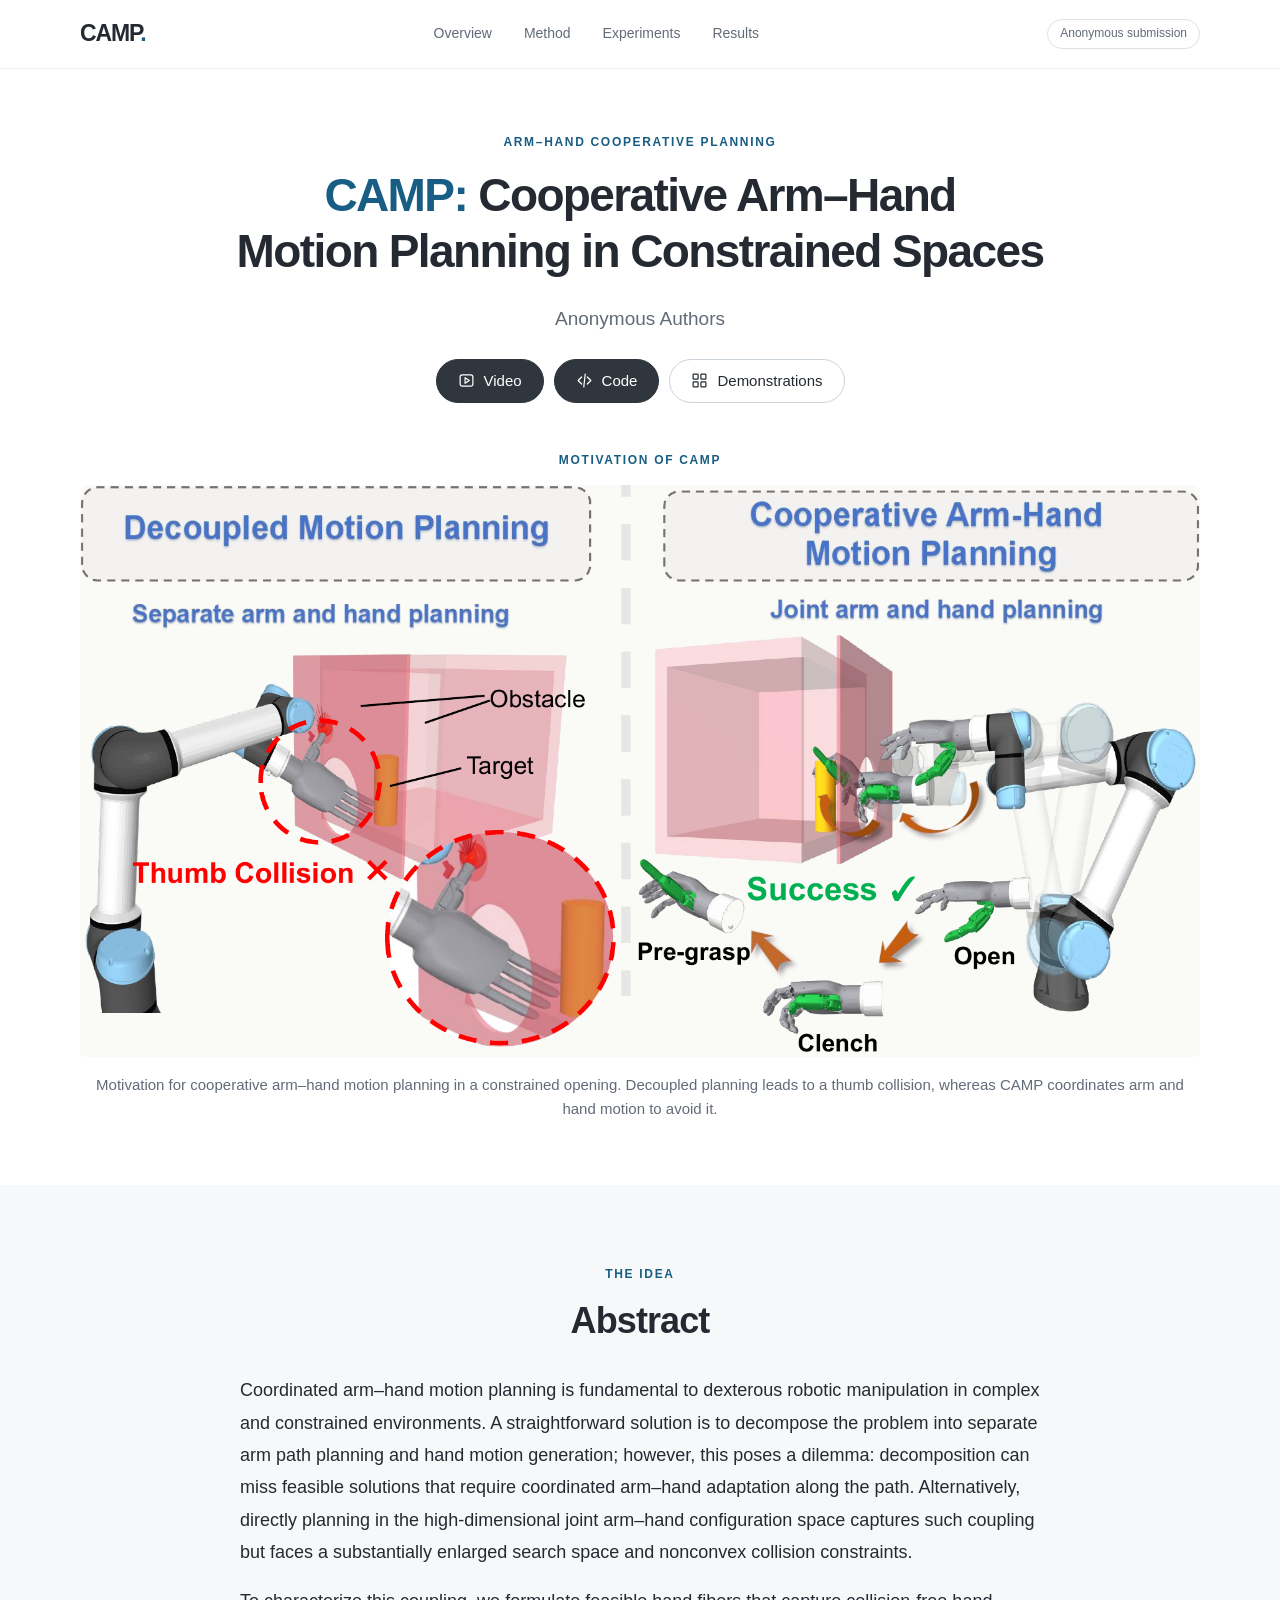
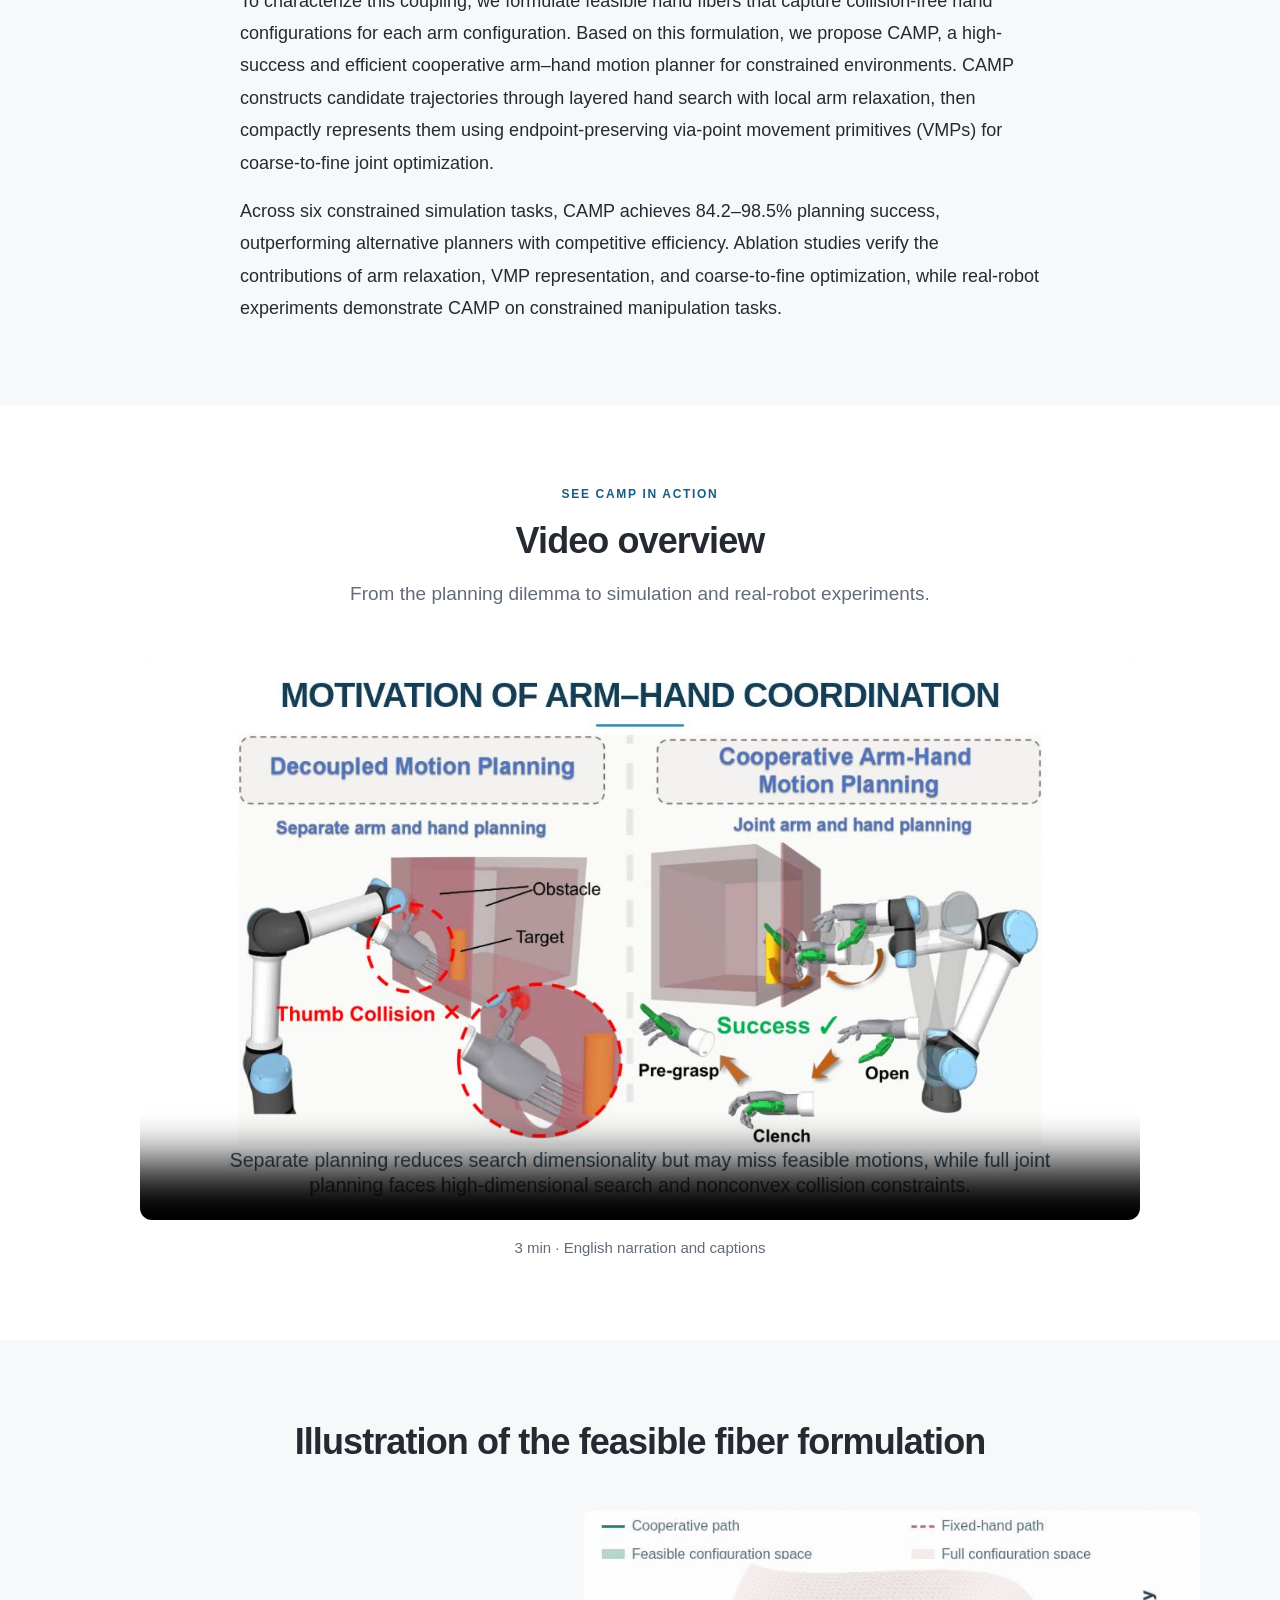
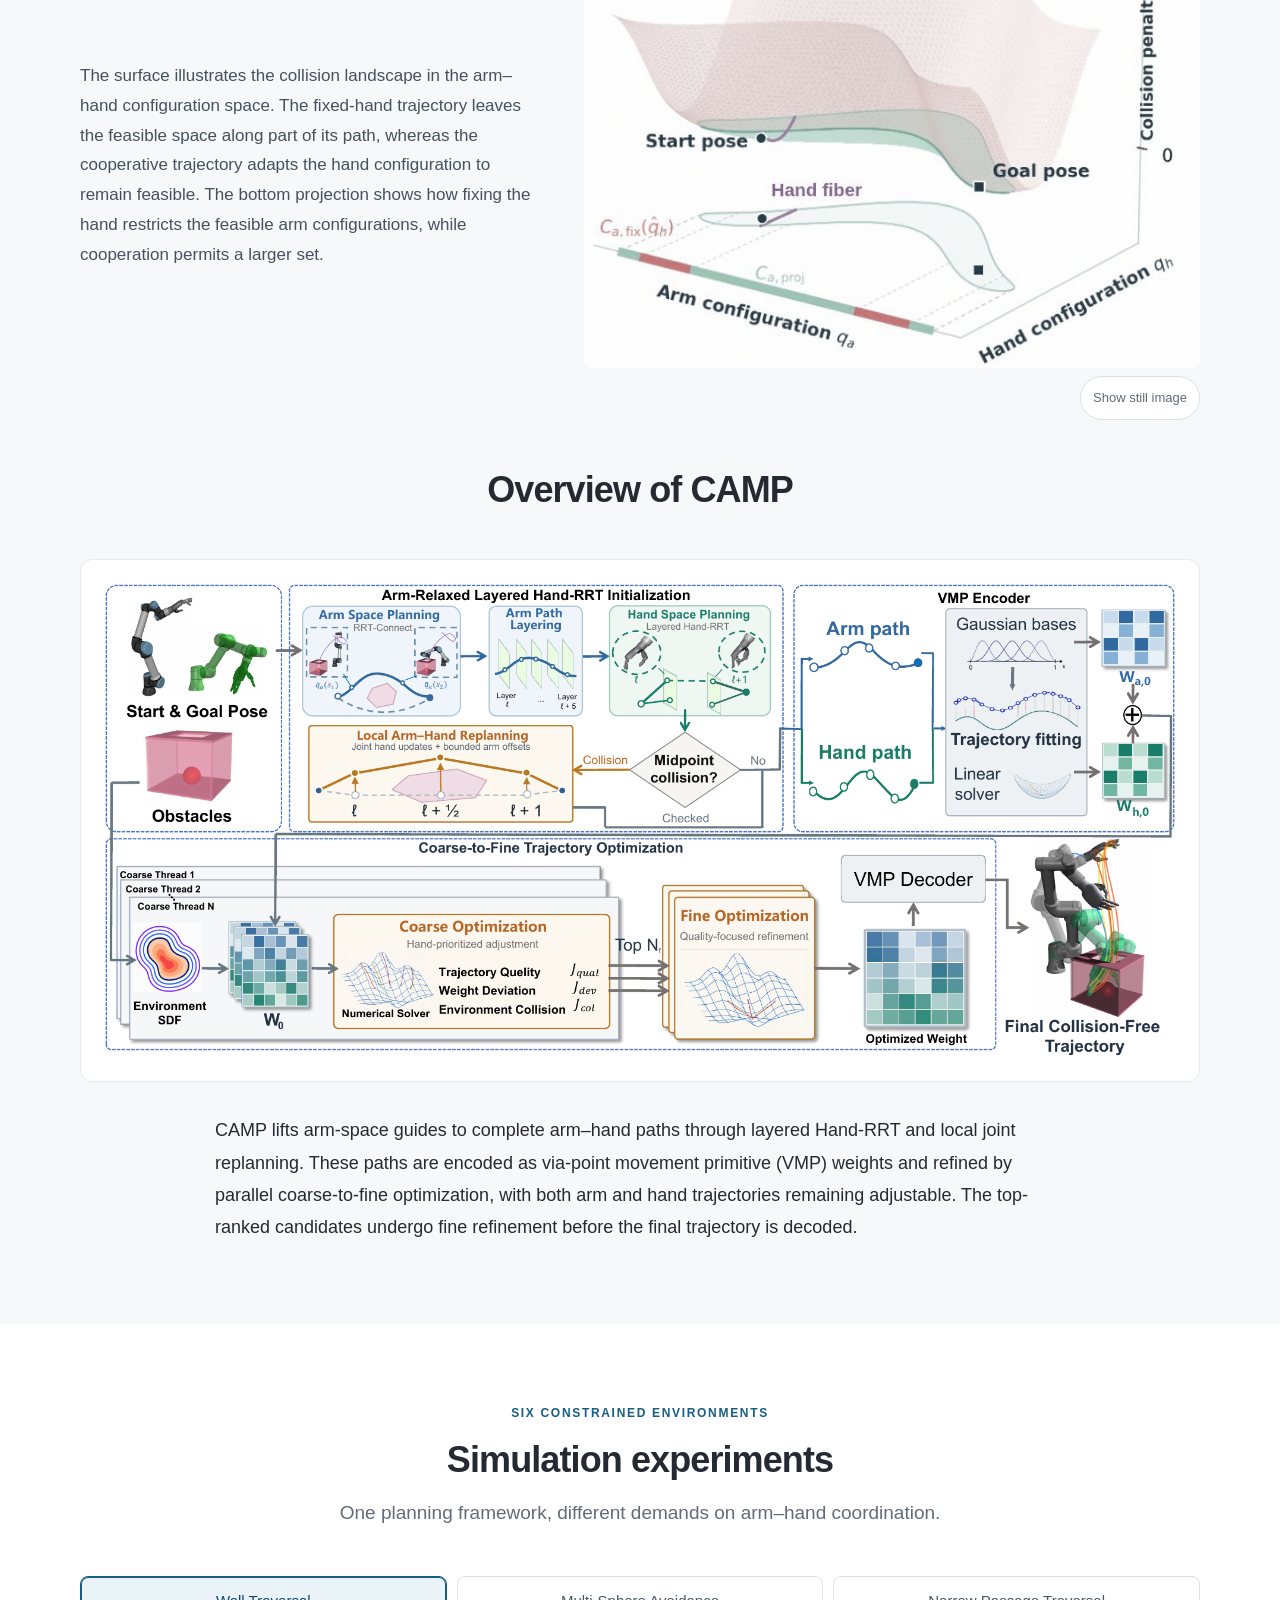
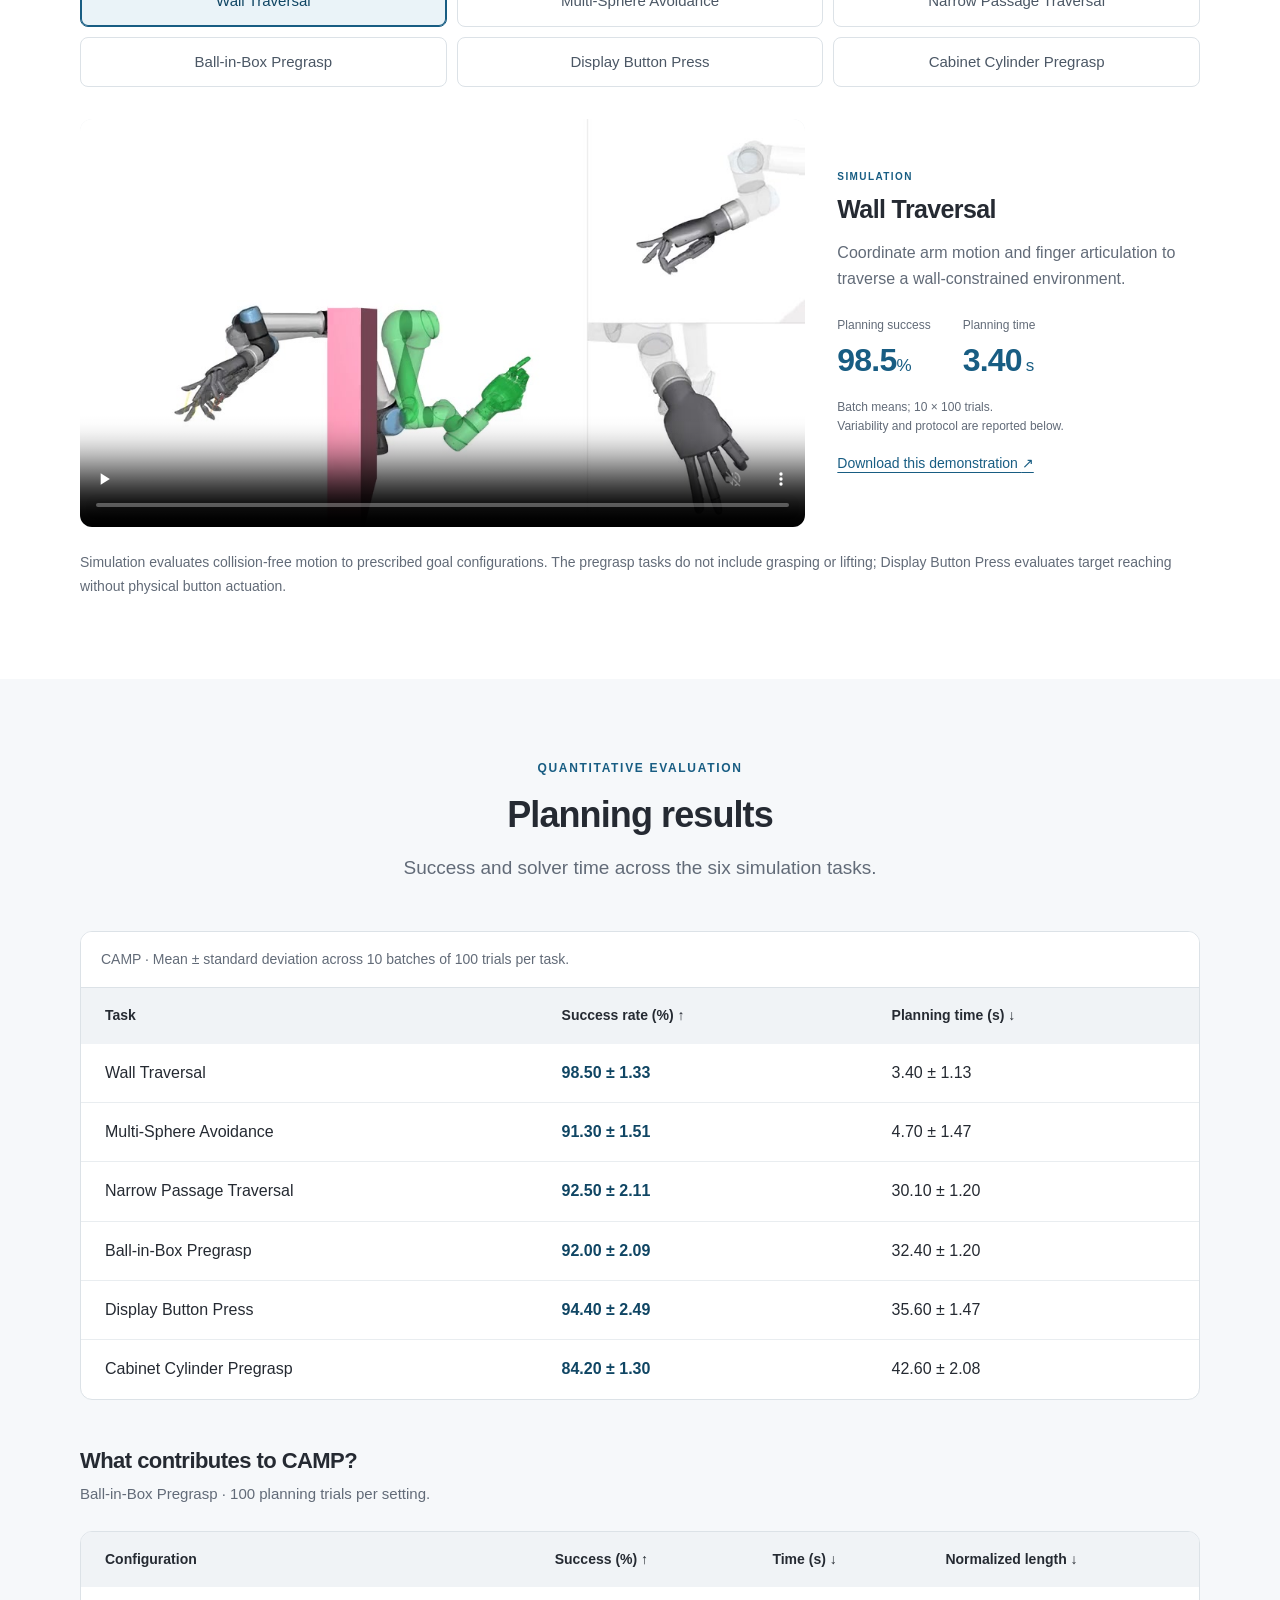
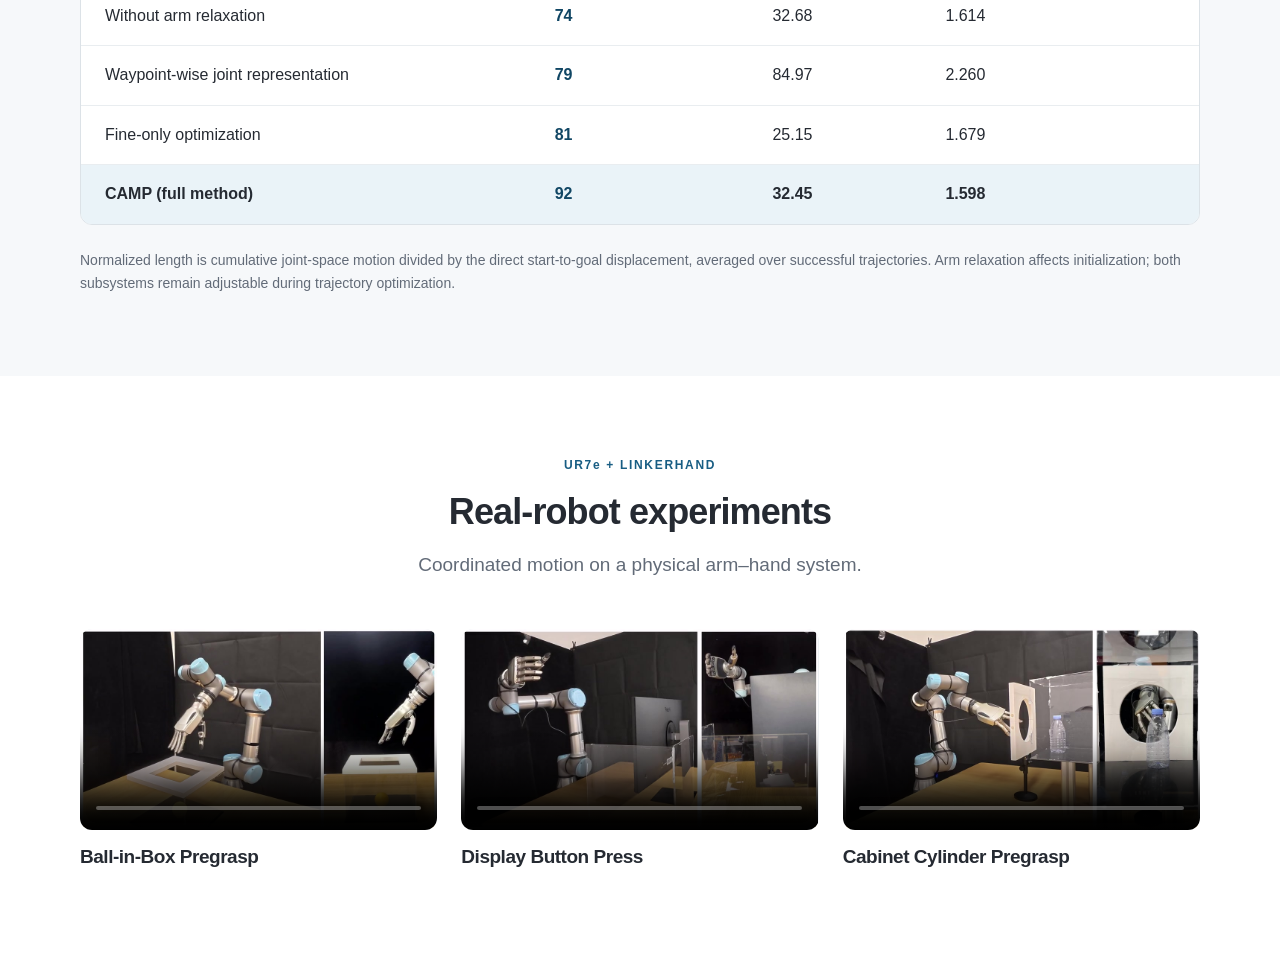
<file: index.html>
<!doctype html>
<html lang="en">
<head>
  <meta charset="utf-8">
  <meta name="viewport" content="width=device-width, initial-scale=1">
  <meta name="description" content="CAMP: Cooperative Arm–Hand Motion Planning in Constrained Spaces. An anonymous research project on coordinated arm and dexterous-hand motion planning.">
  <meta name="robots" content="noindex, nofollow, noarchive">
  <meta name="referrer" content="no-referrer">
  <meta property="og:title" content="CAMP: Cooperative Arm–Hand Motion Planning in Constrained Spaces">
  <meta property="og:description" content="Coordinating arm motion and hand shape through constrained spaces.">
  <meta property="og:type" content="website">
  <title>CAMP | Cooperative Arm–Hand Motion Planning</title>
  <link rel="icon" type="image/svg+xml" href="favicon.svg">
  <link rel="stylesheet" href="styles.css?v=motivation-caption">
  <script src="site.js?v=fiber-v40" defer></script>
</head>
<body>
  <a class="skip-link" href="#main">Skip to content</a>
  <header class="site-header">
    <nav class="nav container" aria-label="Main navigation">
      <a class="wordmark" href="#top" aria-label="CAMP home">CAMP<span class="wordmark-dot">.</span></a>
      <div class="nav-links">
        <a href="#overview">Overview</a>
        <a href="#method">Method</a>
        <a href="#experiments">Experiments</a>
        <a href="#results">Results</a>
      </div>
      <span class="review-label">Anonymous submission</span>
    </nav>
  </header>
  <main id="main">
    <section class="hero container" id="top" aria-labelledby="paper-title">
      <p class="eyebrow">ARM–HAND COOPERATIVE PLANNING</p>
      <h1 id="paper-title"><span class="title-name">CAMP:</span> Cooperative Arm–Hand<br class="desktop-break"> Motion Planning in Constrained Spaces</h1>
      <p class="authors">Anonymous Authors</p>
      <div class="resource-links">
        <a class="pill" href="#video">
          <svg viewBox="0 0 24 24" aria-hidden="true"><rect x="3" y="4" width="18" height="16" rx="3"/><path d="m10 8 6 4-6 4z"/></svg> Video
        </a>
        <a class="pill" href="code.html" target="_blank" rel="noopener noreferrer" aria-label="Code (opens in a new tab)" title="Code release planned after paper acceptance">
          <svg viewBox="0 0 24 24" aria-hidden="true"><path d="m8 7-5 5 5 5m8-10 5 5-5 5m-3-14-2 18"/></svg> Code
        </a>
        <a class="pill pill-outline" href="#experiments">
          <svg viewBox="0 0 24 24" aria-hidden="true"><rect x="3" y="3" width="7" height="7" rx="1"/><rect x="14" y="3" width="7" height="7" rx="1"/><rect x="3" y="14" width="7" height="7" rx="1"/><rect x="14" y="14" width="7" height="7" rx="1"/></svg> Demonstrations
        </a>
      </div>
      <p class="eyebrow motivation-label">MOTIVATION OF CAMP</p>
      <figure class="teaser">
        <a class="figure-link" href="assets/motivation.png" target="_blank" rel="noopener" aria-label="Open the planning comparison at full resolution">
        <img src="assets/motivation.png" alt="Comparison of decoupled arm–hand planning, which results in a thumb collision in the depicted opening, and CAMP, which coordinates arm and hand motion to pass through." fetchpriority="high" width="1800" height="919">
        </a>
        <figcaption>Motivation for cooperative arm–hand motion planning in a constrained opening. Decoupled planning leads to a thumb collision, whereas CAMP coordinates arm and hand motion to avoid it.</figcaption>
      </figure>
    </section>

    <section class="section soft-section" id="overview" aria-labelledby="abstract-title">
      <div class="prose">
        <p class="eyebrow">THE IDEA</p>
        <h2 id="abstract-title">Abstract</h2>
        <p>Coordinated arm–hand motion planning is fundamental to dexterous robotic manipulation in complex and constrained environments. A straightforward solution is to decompose the problem into separate arm path planning and hand motion generation; however, this poses a dilemma: decomposition can miss feasible solutions that require coordinated arm–hand adaptation along the path. Alternatively, directly planning in the high-dimensional joint arm–hand configuration space captures such coupling but faces a substantially enlarged search space and nonconvex collision constraints.</p>
        <p>To characterize this coupling, we formulate feasible hand fibers that capture collision-free hand configurations for each arm configuration. Based on this formulation, we propose CAMP, a high-success and efficient cooperative arm–hand motion planner for constrained environments. CAMP constructs candidate trajectories through layered hand search with local arm relaxation, then compactly represents them using endpoint-preserving via-point movement primitives (VMPs) for coarse-to-fine joint optimization.</p>
        <p>Across six constrained simulation tasks, CAMP achieves 84.2–98.5% planning success, outperforming alternative planners with competitive efficiency. Ablation studies verify the contributions of arm relaxation, VMP representation, and coarse-to-fine optimization, while real-robot experiments demonstrate CAMP on constrained manipulation tasks.</p>
      </div>
    </section>

    <section class="section container" id="video" aria-labelledby="video-title">
      <div class="section-heading">
        <p class="eyebrow">SEE CAMP IN ACTION</p>
        <h2 id="video-title">Video overview</h2>
        <p>From the planning dilemma to simulation and real-robot experiments.</p>
      </div>
      <figure class="video-figure overview-video">
        <video controls playsinline preload="none" poster="assets/overview.jpg?v=v42" aria-label="CAMP overview video with English narration and captions">
          <source src="assets/overview.mp4?v=v42" type="video/mp4">
          <track kind="captions" src="assets/overview.vtt?v=v42" srclang="en" label="English">
          Your browser does not support embedded video. <a href="assets/overview.mp4">Download the overview video.</a>
        </video>
        <figcaption>3 min · English narration and captions</figcaption>
      </figure>
    </section>

    <section class="section soft-section" id="method" aria-labelledby="method-title">
      <div class="container">
        <div class="section-heading">
          <h2 id="method-title">Illustration of the feasible fiber formulation</h2>
        </div>
        <div class="insight">
          <div>
            <p>The surface illustrates the collision landscape in the arm–hand configuration space. The fixed-hand trajectory leaves the feasible space along part of its path, whereas the cooperative trajectory adapts the hand configuration to remain feasible. The bottom projection shows how fixing the hand restricts the feasible arm configurations, while cooperation permits a larger set.</p>
          </div>
          <figure class="fiber-animation">
            <a class="figure-link" href="assets/fibers-v40.gif" target="_blank" rel="noopener" aria-label="Open the animated feasible hand fiber diagram">
              <picture>
                <source id="fiber-reduced-motion" media="(prefers-reduced-motion: reduce)" srcset="assets/fibers-v40-still.png">
                <img id="fiber-graphic" src="assets/fibers-v40.gif" alt="Animated feasible hand fibers: the purple fiber moves with the arm configuration, followed by the red fixed-hand path and green cooperative trajectory." loading="lazy" width="696" height="516">
              </picture>
            </a>
            <button class="motion-toggle" id="fiber-animation-toggle" type="button" aria-controls="fiber-graphic" hidden>Show still image</button>
          </figure>
        </div>
        <div class="section-heading">
          <h2 id="camp-overview-title">Overview of CAMP</h2>
        </div>
        <figure class="method-figure">
          <a class="figure-link" href="assets/method.png" target="_blank" rel="noopener" aria-label="Open CAMP pipeline at full resolution">
            <img src="assets/method.png" alt="CAMP pipeline: generate arm-space guides, lift them using layered hand search with local arm relaxation, encode full trajectories with VMPs, then perform coarse-to-fine joint optimization." loading="lazy" width="1800" height="796">
          </a>
        </figure>
        <p class="method-summary">CAMP lifts arm-space guides to complete arm–hand paths through layered Hand-RRT and local joint replanning. These paths are encoded as via-point movement primitive (VMP) weights and refined by parallel coarse-to-fine optimization, with both arm and hand trajectories remaining adjustable. The top-ranked candidates undergo fine refinement before the final trajectory is decoded.</p>
      </div>
    </section>

    <section class="section container" id="experiments" aria-labelledby="experiments-title">
      <div class="section-heading">
        <p class="eyebrow">SIX CONSTRAINED ENVIRONMENTS</p>
        <h2 id="experiments-title">Simulation experiments</h2>
        <p>One planning framework, different demands on arm–hand coordination.</p>
      </div>
      <div class="task-buttons" role="group" aria-label="Select a simulation task">
        <button type="button" aria-pressed="true" aria-controls="task-panel" data-task="task01">Wall Traversal</button>
        <button type="button" aria-pressed="false" aria-controls="task-panel" data-task="task03">Multi-Sphere Avoidance</button>
        <button type="button" aria-pressed="false" aria-controls="task-panel" data-task="task04">Narrow Passage Traversal</button>
        <button type="button" aria-pressed="false" aria-controls="task-panel" data-task="task07">Ball-in-Box Pregrasp</button>
        <button type="button" aria-pressed="false" aria-controls="task-panel" data-task="task08">Display Button Press</button>
        <button type="button" aria-pressed="false" aria-controls="task-panel" data-task="task09">Cabinet Cylinder Pregrasp</button>
      </div>
      <div id="task-panel" class="task-panel">
        <video id="task-video" controls playsinline muted preload="none" poster="assets/sim-task01.jpg" aria-label="Wall Traversal simulation demonstration">
          <source src="assets/sim-task01.mp4" type="video/mp4">
          Your browser does not support embedded video. <a href="assets/sim-task01.mp4">Download the demonstration.</a>
        </video>
        <div class="task-details" aria-live="polite" aria-atomic="true">
          <p class="eyebrow">SIMULATION</p>
          <h3 id="task-title">Wall Traversal</h3>
          <p id="task-description">Coordinate arm motion and finger articulation to traverse a wall-constrained environment.</p>
          <dl class="task-stats">
            <div><dt>Planning success</dt><dd id="task-success">98.5<span>%</span></dd></div>
            <div><dt>Planning time</dt><dd id="task-time">3.40<span> s</span></dd></div>
          </dl>
          <p class="stat-note">Batch means; 10 × 100 trials.<br>Variability and protocol are reported below.</p>
          <a class="text-link" id="task-download" href="assets/sim-task01.mp4" download>Download this demonstration <span aria-hidden="true">↗</span></a>
        </div>
      </div>
      <p class="section-note">Simulation evaluates collision-free motion to prescribed goal configurations. The pregrasp tasks do not include grasping or lifting; Display Button Press evaluates target reaching without physical button actuation.</p>
      <noscript><p class="section-note">All demonstrations: <a href="assets/sim-task03.mp4">Multi-Sphere Avoidance</a> · <a href="assets/sim-task04.mp4">Narrow Passage Traversal</a> · <a href="assets/sim-task07.mp4">Ball-in-Box Pregrasp</a> · <a href="assets/sim-task08.mp4">Display Button Press</a> · <a href="assets/sim-task09.mp4">Cabinet Cylinder Pregrasp</a>.</p></noscript>
    </section>

    <section class="section soft-section" id="results" aria-labelledby="results-title">
      <div class="container">
        <div class="section-heading">
          <p class="eyebrow">QUANTITATIVE EVALUATION</p>
          <h2 id="results-title">Planning results</h2>
          <p>Success and solver time across the six simulation tasks.</p>
        </div>
        <div class="table-wrap" role="region" aria-label="CAMP planning results" tabindex="0">
          <table>
            <caption>CAMP · Mean ± standard deviation across 10 batches of 100 trials per task.</caption>
            <thead><tr><th scope="col">Task</th><th scope="col">Success rate (%) ↑</th><th scope="col">Planning time (s) ↓</th></tr></thead>
            <tbody>
              <tr><th scope="row">Wall Traversal</th><td>98.50 ± 1.33</td><td>3.40 ± 1.13</td></tr>
              <tr><th scope="row">Multi-Sphere Avoidance</th><td>91.30 ± 1.51</td><td>4.70 ± 1.47</td></tr>
              <tr><th scope="row">Narrow Passage Traversal</th><td>92.50 ± 2.11</td><td>30.10 ± 1.20</td></tr>
              <tr><th scope="row">Ball-in-Box Pregrasp</th><td>92.00 ± 2.09</td><td>32.40 ± 1.20</td></tr>
              <tr><th scope="row">Display Button Press</th><td>94.40 ± 2.49</td><td>35.60 ± 1.47</td></tr>
              <tr><th scope="row">Cabinet Cylinder Pregrasp</th><td>84.20 ± 1.30</td><td>42.60 ± 2.08</td></tr>
            </tbody>
          </table>
        </div>
        <div class="ablation-header">
          <h3>What contributes to CAMP?</h3>
          <p>Ball-in-Box Pregrasp · 100 planning trials per setting.</p>
        </div>
        <div class="table-wrap" role="region" aria-label="CAMP ablation study" tabindex="0">
          <table class="ablation-table">
            <thead><tr><th scope="col">Configuration</th><th scope="col">Success (%) ↑</th><th scope="col">Time (s) ↓</th><th scope="col">Normalized length ↓</th></tr></thead>
            <tbody>
              <tr><th scope="row">Without arm relaxation</th><td>74</td><td>32.68</td><td>1.614</td></tr>
              <tr><th scope="row">Waypoint-wise joint representation</th><td>79</td><td>84.97</td><td>2.260</td></tr>
              <tr><th scope="row">Fine-only optimization</th><td>81</td><td>25.15</td><td>1.679</td></tr>
              <tr class="highlight-row"><th scope="row">CAMP (full method)</th><td>92</td><td>32.45</td><td>1.598</td></tr>
            </tbody>
          </table>
        </div>
        <p class="section-note">Normalized length is cumulative joint-space motion divided by the direct start-to-goal displacement, averaged over successful trajectories. Arm relaxation affects initialization; both subsystems remain adjustable during trajectory optimization.</p>
      </div>
    </section>

    <section class="section container" id="real-robot" aria-labelledby="real-title">
      <div class="section-heading">
        <p class="eyebrow">UR7e + LINKERHAND</p>
        <h2 id="real-title">Real-robot experiments</h2>
        <p>Coordinated motion on a physical arm–hand system.</p>
      </div>
      <div class="real-grid">
        <figure class="video-figure">
          <video controls playsinline muted preload="none" poster="assets/real-task07.jpg" aria-label="Ball-in-Box Pregrasp real-robot demonstration"><source src="assets/real-task07.mp4" type="video/mp4"> <a href="assets/real-task07.mp4">Download video.</a></video>
          <figcaption><h3>Ball-in-Box Pregrasp</h3></figcaption>
        </figure>
        <figure class="video-figure">
          <video controls playsinline muted preload="none" poster="assets/real-task08.jpg" aria-label="Display Button Press real-robot demonstration"><source src="assets/real-task08.mp4" type="video/mp4"> <a href="assets/real-task08.mp4">Download video.</a></video>
          <figcaption><h3>Display Button Press</h3></figcaption>
        </figure>
        <figure class="video-figure">
          <video controls playsinline muted preload="none" poster="assets/real-task09.jpg" aria-label="Cabinet Cylinder Pregrasp real-robot demonstration"><source src="assets/real-task09.mp4" type="video/mp4"> <a href="assets/real-task09.mp4">Download video.</a></video>
          <figcaption><h3>Cabinet Cylinder Pregrasp</h3></figcaption>
        </figure>
      </div>
    </section>

  </main>
  <p id="media-status" class="media-status" role="status" hidden></p>
</body>
</html>
</file>
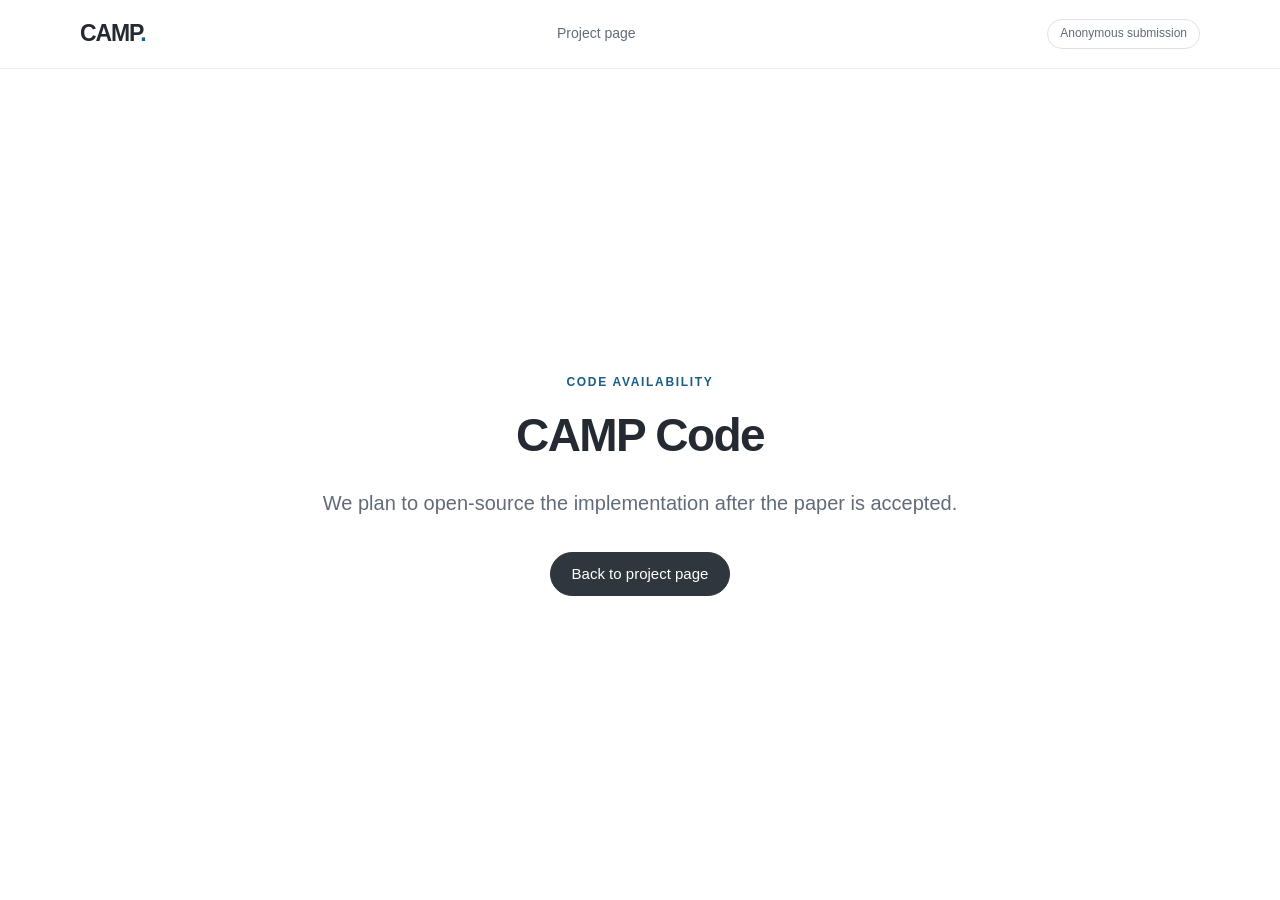
<file: code.html>
<!doctype html>
<html lang="en">
<head>
  <meta charset="utf-8">
  <meta name="viewport" content="width=device-width, initial-scale=1">
  <meta name="description" content="CAMP code availability: we plan to open-source the implementation after the paper is accepted.">
  <meta name="robots" content="noindex, nofollow, noarchive">
  <meta name="referrer" content="no-referrer">
  <title>Code Availability | CAMP</title>
  <link rel="icon" type="image/svg+xml" href="favicon.svg">
  <link rel="stylesheet" href="styles.css">
</head>
<body class="code-page">
  <a class="skip-link" href="#main">Skip to content</a>
  <header class="site-header">
    <nav class="nav container" aria-label="Main navigation">
      <a class="wordmark" href="index.html" aria-label="CAMP home">CAMP<span class="wordmark-dot">.</span></a>
      <div class="nav-links"><a href="index.html">Project page</a></div>
      <span class="review-label">Anonymous submission</span>
    </nav>
  </header>
  <main class="release-notice container" id="main">
    <div>
      <p class="eyebrow">CODE AVAILABILITY</p>
      <h1>CAMP Code</h1>
      <p class="release-message">We plan to open-source the implementation after the paper is accepted.</p>
      <div class="resource-links"><a class="pill" href="index.html">Back to project page</a></div>
    </div>
  </main>
</body>
</html>
</file>
<file: styles.css>
:root {
  color-scheme: light;
  --ink: #252a32;
  --muted: #626b78;
  --blue: #185d83;
  --blue-dark: #104664;
  --blue-light: #eaf3f8;
  --line: #dce2e7;
  --soft: #f6f8fa;
  --white: #fff;
  --radius: 12px;
  --space-1: 4px;
  --space-2: 8px;
  --space-3: 12px;
  --space-4: 16px;
  --space-6: 24px;
  --space-8: 32px;
  --space-12: 48px;
  --space-16: 64px;
  --space-20: 80px;
}
* { box-sizing: border-box; }
html { scroll-behavior: smooth; scroll-padding-top: 90px; }
body { margin: 0; color: var(--ink); background: var(--white); font: 18px/1.65 -apple-system, BlinkMacSystemFont, "Segoe UI", Arial, sans-serif; -webkit-font-smoothing: antialiased; }
a { color: var(--blue); text-decoration-thickness: 1px; text-underline-offset: 4px; }
a:hover { color: var(--blue-dark); }
button, video { font: inherit; }
button { cursor: pointer; }
button, a, summary, video, [tabindex] { -webkit-tap-highlight-color: transparent; }
:focus-visible { outline: 3px solid #1684b5; outline-offset: 5px; }
img, video { display: block; max-width: 100%; }
img { height: auto; }
video { width: 100%; aspect-ratio: 16 / 9; background: #edf0f3; object-fit: contain; border-radius: var(--radius); }
figure, p, h1, h2, h3 { margin: 0; }
h1, h2, h3 { line-height: 1.2; letter-spacing: -.025em; }
h2 { font-size: clamp(29px, 3vw, 36px); font-weight: 650; }
h3 { font-size: 22px; font-weight: 620; }
p + p { margin-top: var(--space-4); }
.container { width: min(1120px, calc(100% - 64px)); margin-inline: auto; }
.prose { width: min(800px, calc(100% - 64px)); margin-inline: auto; }
.skip-link { position: absolute; top: -80px; left: 20px; z-index: 100; padding: 12px 20px; background: white; border: 2px solid var(--blue); }
.skip-link:focus { top: 12px; }
.site-header { background: rgba(255,255,255,.97); border-bottom: 1px solid #edf0f3; position: sticky; top: 0; z-index: 10; }
.nav { min-height: 68px; display: flex; align-items: center; justify-content: space-between; gap: var(--space-6); font-size: 14px; }
.wordmark { font-size: 23px; font-weight: 800; letter-spacing: -.05em; color: var(--ink); text-decoration: none; }
.wordmark-dot { color: var(--blue); }
.nav-links { display: flex; gap: var(--space-8); }
.nav-links a { color: var(--muted); text-decoration: none; padding-block: 15px; }
.nav-links a:hover, .nav-links a[aria-current="location"] { color: var(--blue); }
.review-label { font-size: 12px; color: var(--muted); border: 1px solid var(--line); border-radius: 999px; padding: 4px 12px; white-space: nowrap; }
.hero { text-align: center; padding-top: var(--space-16); padding-bottom: var(--space-16); }
.eyebrow { color: var(--blue); font-size: 12px; font-weight: 700; line-height: 1.5; letter-spacing: .14em; margin-bottom: var(--space-4); }
h1 { font-size: clamp(32px, 3.6vw, 46px); font-weight: 720; line-height: 1.22; letter-spacing: -.035em; }
.title-name { color: var(--blue); }
.authors { margin-top: var(--space-6); font-size: 19px; color: var(--muted); }
.resource-links { display: flex; align-items: center; justify-content: center; flex-wrap: wrap; gap: 10px; margin-top: var(--space-6); }
.pill { min-height: 44px; display: inline-flex; align-items: center; justify-content: center; gap: 9px; background: #30363d; border: 1px solid #30363d; color: var(--white); padding: 9px 21px; border-radius: 999px; text-decoration: none; font-size: 15px; font-weight: 500; transition: background .15s, border-color .15s; }
.pill:hover { background: var(--blue-dark); border-color: var(--blue-dark); color: white; }
.pill-outline { background: white; color: var(--ink); border-color: #cbd3da; }
.pill-outline:hover { background: var(--blue-light); color: var(--blue-dark); border-color: var(--blue); }
.pill svg { width: 17px; height: 17px; stroke: currentColor; fill: none; stroke-width: 1.7; stroke-linecap: round; stroke-linejoin: round; }
.motivation-label { margin-top: var(--space-12); }
.teaser { width: 100%; margin-inline: auto; }
.teaser img { width: 100%; }
figcaption { font-size: 15px; color: var(--muted); line-height: 1.6; text-align: center; padding-top: var(--space-4); }
.section { padding-block: var(--space-20); }
.soft-section { background: var(--soft); }
.section-heading { text-align: center; margin-bottom: var(--space-12); }
.section-heading h2 { margin-bottom: var(--space-4); }
.section-heading > p:last-child:not(.eyebrow) { color: var(--muted); font-size: 19px; }
.prose > .eyebrow, .prose > h2 { text-align: center; }
.prose h2 { margin-bottom: var(--space-8); }
.prose > p:not(.eyebrow) { line-height: 1.8; }
.overview-video { max-width: 1000px; margin-inline: auto; }
.insight { display: grid; grid-template-columns: .85fr 1.15fr; align-items: center; gap: var(--space-12); margin-bottom: var(--space-12); }
.insight h3 { margin-bottom: var(--space-4); }
.insight p { font-size: 17px; line-height: 1.75; color: #46515e; }
.figure-link { display: block; border-radius: 6px; overflow: hidden; }
.figure-link img { width: 100%; }
.fiber-animation { min-width: 0; text-align: right; }
.motion-toggle { margin-top: var(--space-2); padding: 6px 12px; min-height: 44px; border: 1px solid var(--line); border-radius: 999px; background: var(--white); color: var(--muted); font-size: 13px; }
.motion-toggle:hover { color: var(--blue); border-color: var(--blue); }
.motion-toggle[hidden] { display: none; }
.method-figure { padding: var(--space-6); background: white; border-radius: var(--radius); border: 1px solid #e6eaee; }
.method-summary { max-width: 850px; margin: var(--space-8) auto 0; line-height: 1.8; }
.task-buttons { display: grid; grid-template-columns: repeat(3, 1fr); gap: 10px; margin-bottom: var(--space-8); }
.task-buttons button { padding: 13px 12px; border: 1px solid var(--line); border-radius: 8px; background: white; color: #4b5765; font-size: 15px; line-height: 1.5; font-weight: 500; }
.task-buttons button:hover { border-color: var(--blue); color: var(--blue); }
.task-buttons button[aria-pressed="true"] { color: var(--blue-dark); background: var(--blue-light); border-color: var(--blue); box-shadow: inset 0 0 0 1px var(--blue); }
.task-panel { display: grid; grid-template-columns: minmax(0, 2fr) minmax(245px, 1fr); align-items: center; gap: var(--space-8); }
.task-details h3 { font-size: 25px; margin-bottom: var(--space-4); }
.task-details > p:not(.eyebrow) { color: var(--muted); font-size: 16px; }
.task-details .eyebrow { font-size: 10px; margin-bottom: 10px; }
.task-stats { display: flex; gap: var(--space-8); margin: var(--space-6) 0 var(--space-4); }
.task-stats dt { font-size: 12px; color: var(--muted); }
.task-stats dd { margin: 4px 0 0; font-size: 32px; color: var(--blue); font-weight: 650; line-height: 1.3; letter-spacing: -.025em; font-variant-numeric: tabular-nums; }
.task-stats dd span { font-size: 17px; font-weight: 450; }
.task-details .stat-note { font-size: 12px !important; line-height: 1.6; }
.text-link { display: inline-block; margin-top: var(--space-4); font-size: 14px; }
.section-note { margin-top: var(--space-6); color: var(--muted); font-size: 14px; line-height: 1.7; }
.table-wrap { overflow-x: auto; border: 1px solid var(--line); border-radius: var(--radius); background: white; }
table { border-collapse: collapse; width: 100%; font-size: 16px; }
caption { padding: 16px 20px; background: white; text-align: left; font-size: 14px; color: var(--muted); border-bottom: 1px solid var(--line); }
th, td { padding: 16px 24px; text-align: left; }
thead { background: #f0f3f6; }
thead th { font-size: 14px; font-weight: 650; white-space: nowrap; }
tbody th { font-weight: 450; }
tbody tr + tr { border-top: 1px solid #e9edf0; }
td { font-variant-numeric: tabular-nums; white-space: nowrap; }
tbody td:nth-child(2) { color: var(--blue-dark); font-weight: 600; }
.protocol { margin-top: var(--space-6); font-size: 15px; border-bottom: 1px solid var(--line); padding-bottom: var(--space-4); }
.protocol summary { cursor: pointer; color: var(--blue); font-weight: 600; padding: 10px 0; }
.protocol > div { padding: var(--space-4) 0; color: #4b5765; }
.ablation-header { margin-top: var(--space-12); margin-bottom: var(--space-6); }
.ablation-header h3 { margin-bottom: var(--space-2); }
.ablation-header p { font-size: 15px; color: var(--muted); }
.highlight-row { background: var(--blue-light); }
.highlight-row th, .highlight-row td { font-weight: 650; }
.real-grid { display: grid; grid-template-columns: repeat(3, 1fr); gap: var(--space-6); }
.real-grid figcaption { text-align: left; }
.real-grid h3 { font-size: 19px; color: var(--ink); margin-bottom: var(--space-3); }
.real-grid p { font-size: 15px; }
.code-page { min-height: 100vh; display: flex; flex-direction: column; }
.release-notice { flex: 1; display: grid; place-items: center; text-align: center; padding-block: var(--space-20); }
.release-notice .release-message { max-width: 640px; margin: var(--space-6) auto 0; color: var(--muted); font-size: 20px; }
.release-notice .resource-links { margin-top: var(--space-8); }
.media-status { position: fixed; bottom: 20px; left: 50%; transform: translateX(-50%); z-index: 20; width: min(500px, 90%); background: var(--ink); color: white; padding: 14px 20px; border-radius: 8px; font-size: 14px; }
@media (max-width: 850px) {
  .review-label { display: none; }
  .insight { grid-template-columns: 1fr; gap: var(--space-8); }
  .insight .figure-link { max-width: 650px; margin-inline: auto; }
  .task-panel { grid-template-columns: 1fr; }
  .task-details { padding: 0 var(--space-2); }
  .task-stats { gap: var(--space-12); }
  .real-grid { grid-template-columns: 1fr; max-width: 680px; margin-inline: auto; gap: var(--space-8); }
  .real-grid figcaption { padding-bottom: var(--space-4); }
}
@media (max-width: 600px) {
  html { scroll-padding-top: 75px; }
  body { font-size: 16px; }
  .container, .prose { width: calc(100% - 36px); }
  .nav { min-height: 60px; gap: var(--space-4); }
  .nav-links { gap: 14px; font-size: 12px; }
  .wordmark { font-size: 21px; }
  .hero { padding-top: var(--space-12); padding-bottom: var(--space-12); }
  h1 { font-size: 32px; line-height: 1.2; }
  .desktop-break { display: none; }
  .eyebrow { font-size: 10px; }
  .motivation-label { margin-top: var(--space-8); }
  .resource-links { gap: 8px; }
  .pill { padding-inline: 15px; font-size: 13px; }
  .authors { font-size: 17px; }
  .teaser figcaption { font-size: 13px; }
  .section { padding-block: var(--space-12); }
  .section-heading { margin-bottom: var(--space-8); }
  .section-heading > p:last-child:not(.eyebrow) { font-size: 16px; }
  .method-figure { padding: 12px; }
  .task-buttons { grid-template-columns: repeat(2, 1fr); gap: 8px; }
  .task-buttons button { font-size: 13px; padding: 10px; min-height: 52px; }
  table { min-width: 590px; font-size: 14px; }
  th, td { padding: 14px 18px; }
  .ablation-table { min-width: 680px; }
  caption { max-width: 590px; font-size: 12px; }
}
@media (prefers-reduced-motion: reduce) {
  html { scroll-behavior: auto; }
  *, *::before, *::after { transition: none !important; }
}
</file>
